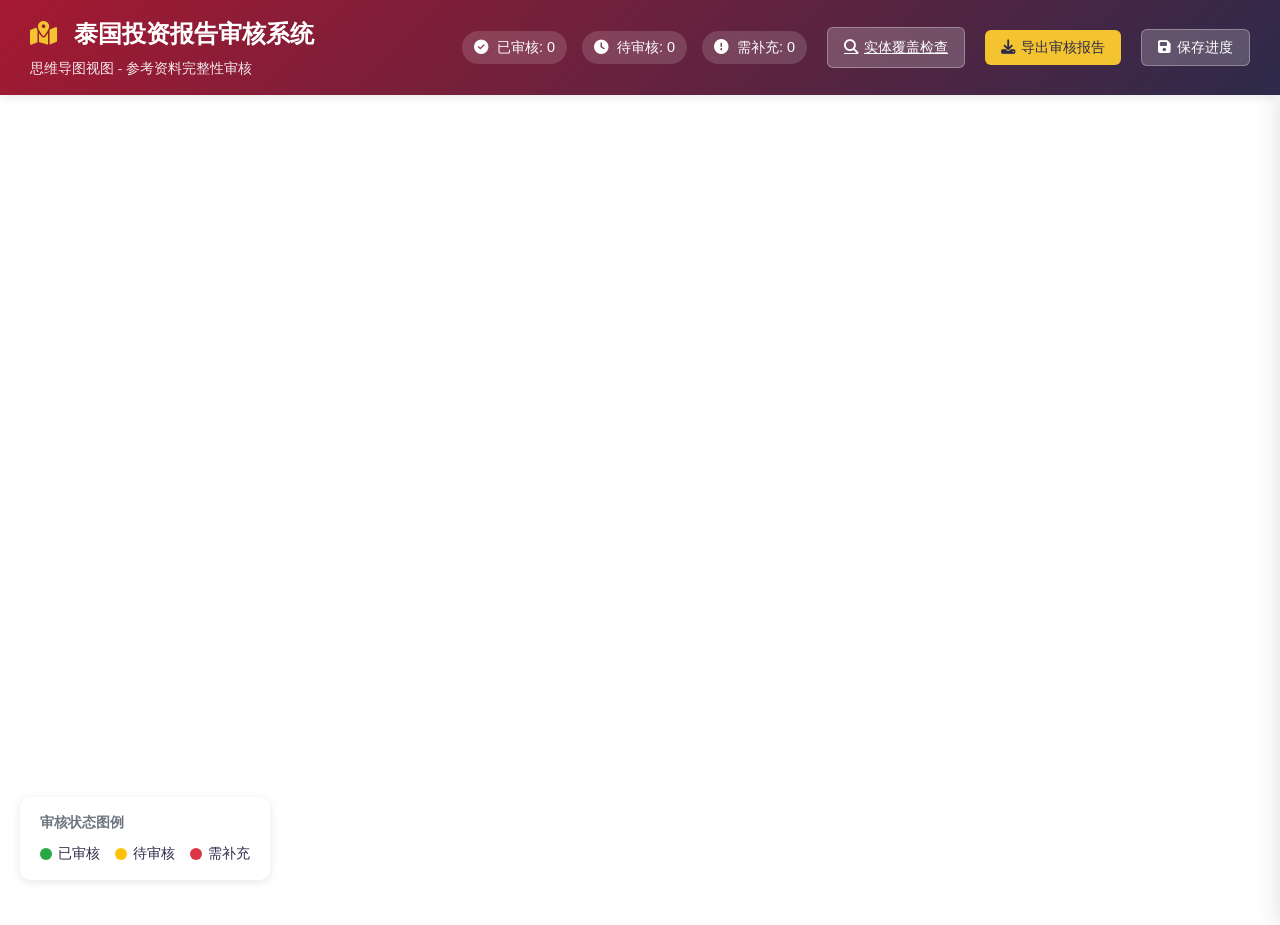
<file: index.html>
<!DOCTYPE html>
<html lang="zh-CN">
<head>
    <meta charset="UTF-8">
    <meta name="viewport" content="width=device-width, initial-scale=1.0">
    <title>泰国投资报告 - 思维导图审核系统</title>
    <link rel="stylesheet" href="styles.css">
    <link rel="stylesheet" href="https://cdnjs.cloudflare.com/ajax/libs/font-awesome/6.4.0/css/all.min.css">
</head>
<body>
    <div class="app-container">
        <!-- 顶部导航栏 -->
        <header class="header">
            <div class="header-left">
                <h1><i class="fas fa-map-marked-alt"></i> 泰国投资报告审核系统</h1>
                <span class="subtitle">思维导图视图 - 参考资料完整性审核</span>
            </div>
            <div class="header-right">
                <div class="stats">
                    <span class="stat-item"><i class="fas fa-check-circle"></i> 已审核: <span id="reviewed-count">0</span></span>
                    <span class="stat-item"><i class="fas fa-clock"></i> 待审核: <span id="pending-count">0</span></span>
                    <span class="stat-item"><i class="fas fa-exclamation-circle"></i> 需补充: <span id="need-more-count">0</span></span>
                </div>
                <a href="entities.html" class="btn btn-secondary"><i class="fas fa-search"></i> 实体覆盖检查</a>
                <button id="export-btn" class="btn btn-primary"><i class="fas fa-download"></i> 导出审核报告</button>
                <button id="save-btn" class="btn btn-secondary"><i class="fas fa-save"></i> 保存进度</button>
            </div>
        </header>

        <!-- 主内容区 -->
        <main class="main-content">
            <!-- 思维导图区域 -->
            <div class="mindmap-container" id="mindmap">
                <div class="mindmap-loading">
                    <i class="fas fa-spinner fa-spin"></i>
                    <p>加载思维导图...</p>
                </div>
            </div>

            <!-- 侧边栏 -->
            <aside class="sidebar" id="sidebar">
                <div class="sidebar-header">
                    <h2 id="sidebar-title">选择节点查看详情</h2>
                    <button class="close-btn" id="close-sidebar"><i class="fas fa-times"></i></button>
                </div>
                <div class="sidebar-content" id="sidebar-content">
                    <div class="placeholder">
                        <i class="fas fa-mouse-pointer"></i>
                        <p>点击思维导图中的节点查看详细信息</p>
                    </div>
                </div>
            </aside>
        </main>

        <!-- 审核状态图例 -->
        <div class="legend">
            <h3>审核状态图例</h3>
            <div class="legend-items">
                <span class="legend-item"><span class="dot reviewed"></span> 已审核</span>
                <span class="legend-item"><span class="dot pending"></span> 待审核</span>
                <span class="legend-item"><span class="dot need-more"></span> 需补充</span>
            </div>
        </div>
    </div>

    <!-- 注释模态框 -->
    <div class="modal" id="note-modal">
        <div class="modal-content">
            <div class="modal-header">
                <h3><i class="fas fa-sticky-note"></i> 添加审核注释</h3>
                <button class="close-btn" id="close-modal"><i class="fas fa-times"></i></button>
            </div>
            <div class="modal-body">
                <textarea id="note-text" placeholder="输入审核注释...&#10;&#10;例如：&#10;- 该链接内容已过时，需要更新&#10;- 缺少2024年最新数据&#10;- 建议补充泰国东部经济走廊最新政策"></textarea>
                <div class="note-tags">
                    <label>快速标签：</label>
                    <button class="tag-btn" data-tag="需要更新">需要更新</button>
                    <button class="tag-btn" data-tag="内容缺失">内容缺失</button>
                    <button class="tag-btn" data-tag="链接失效">链接失效</button>
                    <button class="tag-btn" data-tag="建议补充">建议补充</button>
                </div>
            </div>
            <div class="modal-footer">
                <button class="btn btn-secondary" id="cancel-note">取消</button>
                <button class="btn btn-primary" id="save-note">保存注释</button>
            </div>
        </div>
    </div>

    <!-- 对比模态框 -->
    <div class="modal" id="compare-modal">
        <div class="modal-content modal-wide">
            <div class="modal-header">
                <h3><i class="fas fa-columns"></i> 内容对比</h3>
                <button class="close-btn" id="close-compare"><i class="fas fa-times"></i></button>
            </div>
            <div class="modal-body compare-body">
                <div class="compare-panel">
                    <h4>报告原文</h4>
                    <div class="compare-content" id="original-content"></div>
                </div>
                <div class="compare-panel">
                    <h4>参考资料内容</h4>
                    <div class="compare-content" id="reference-content">
                        <div class="fetch-loading">
                            <i class="fas fa-spinner fa-spin"></i>
                            <p>正在获取参考资料...</p>
                        </div>
                    </div>
                </div>
            </div>
            <div class="modal-footer">
                <div class="compare-actions">
                    <label>
                        <input type="checkbox" id="coverage-complete"> 信息已完整覆盖
                    </label>
                    <label>
                        <input type="checkbox" id="coverage-partial"> 部分覆盖，需要补充
                    </label>
                    <label>
                        <input type="checkbox" id="coverage-missing"> 未覆盖，需添加新事件
                    </label>
                </div>
                <button class="btn btn-primary" id="save-compare">保存评估</button>
            </div>
        </div>
    </div>

    <script src="https://d3js.org/d3.v7.min.js"></script>
    <script src="data.js"></script>
    <script src="xml-data-manager.js"></script>
    <script src="mindmap.js"></script>
    <script src="app.js"></script>
</body>
</html>
</file>
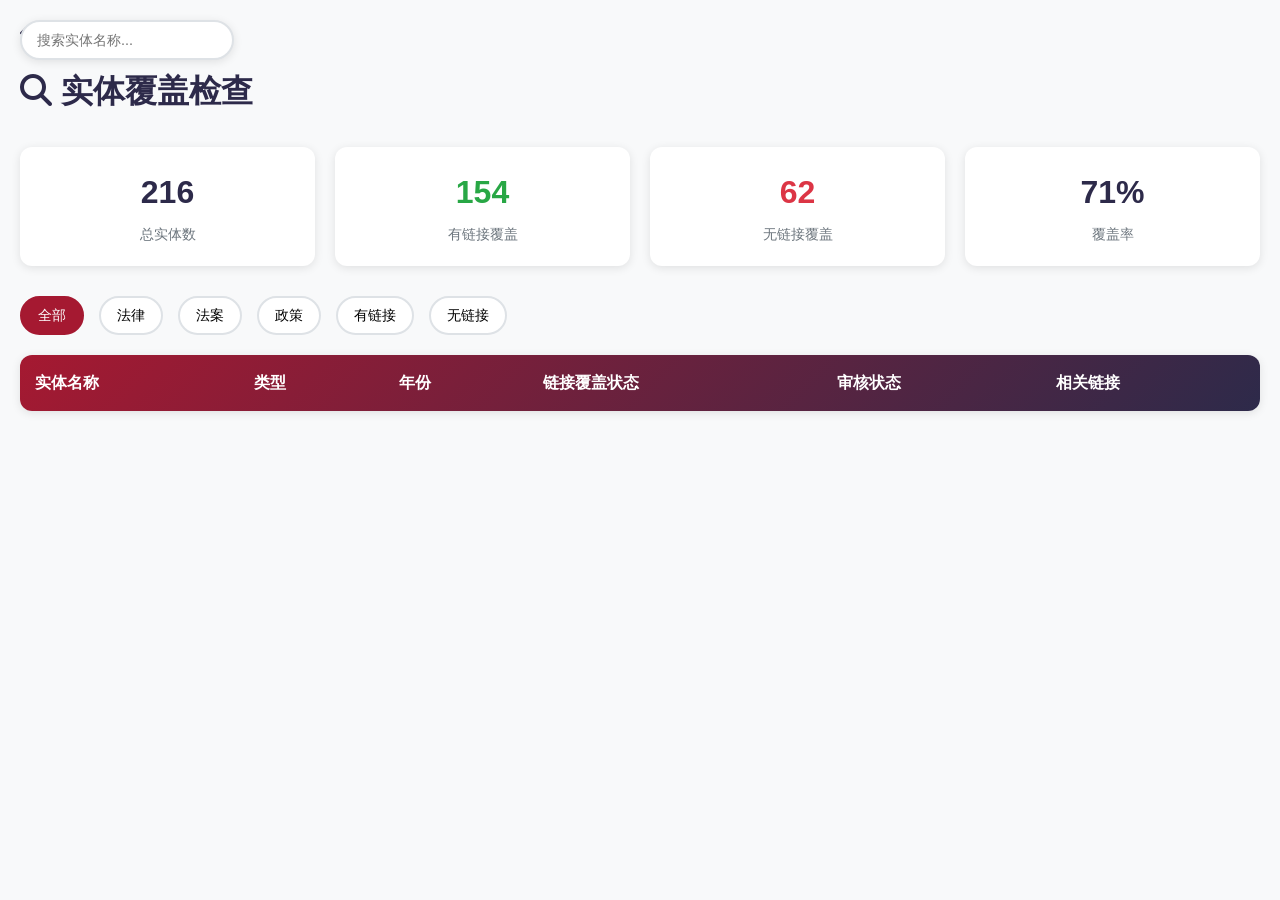
<file: entities.html>
<!DOCTYPE html>
<html lang="zh-CN">
<head>
    <meta charset="UTF-8">
    <meta name="viewport" content="width=device-width, initial-scale=1.0">
    <title>实体覆盖检查 - 泰国投资报告审核系统</title>
    <link rel="stylesheet" href="styles.css">
    <link rel="stylesheet" href="https://cdnjs.cloudflare.com/ajax/libs/font-awesome/6.4.0/css/all.min.css">
    <style>
        .entity-container {
            max-width: 1400px;
            margin: 0 auto;
            padding: 20px;
        }

        .stats-grid {
            display: grid;
            grid-template-columns: repeat(auto-fit, minmax(200px, 1fr));
            gap: 20px;
            margin-bottom: 30px;
        }

        .stat-card {
            background: white;
            border-radius: 12px;
            padding: 20px;
            box-shadow: var(--shadow);
            text-align: center;
        }

        .stat-card h3 {
            font-size: 2rem;
            margin-bottom: 5px;
        }

        .stat-card p {
            color: var(--text-secondary);
            font-size: 0.9rem;
        }

        .stat-card.has-links h3 { color: var(--status-reviewed); }
        .stat-card.no-links h3 { color: var(--status-need-more); }

        .entity-table {
            width: 100%;
            border-collapse: collapse;
            background: white;
            border-radius: 12px;
            overflow: hidden;
            box-shadow: var(--shadow);
        }

        .entity-table thead {
            background: linear-gradient(135deg, var(--thai-red), var(--thai-blue));
            color: white;
        }

        .entity-table th {
            padding: 15px;
            text-align: left;
            font-weight: 600;
        }

        .entity-table td {
            padding: 12px 15px;
            border-bottom: 1px solid var(--border-color);
        }

        .entity-table tbody tr:hover {
            background: var(--bg-primary);
        }

        .entity-type {
            display: inline-block;
            padding: 4px 10px;
            border-radius: 15px;
            font-size: 0.8rem;
            font-weight: 500;
        }

        .entity-type.法律 { background: #E3F2FD; color: #1976D2; }
        .entity-type.法案 { background: #F3E5F5; color: #7B1FA2; }
        .entity-type.政策 { background: #E8F5E9; color: #388E3C; }

        .coverage-status {
            display: inline-flex;
            align-items: center;
            gap: 6px;
            padding: 4px 12px;
            border-radius: 15px;
            font-size: 0.85rem;
        }

        .coverage-status.covered {
            background: #D4EDDA;
            color: var(--status-reviewed);
        }

        .coverage-status.uncovered {
            background: #F8D7DA;
            color: var(--status-need-more);
        }

        .coverage-status.partial {
            background: #FFF3CD;
            color: var(--status-pending);
        }

        .link-list {
            list-style: none;
            margin: 0;
            padding: 0;
        }

        .link-list li {
            margin-bottom: 5px;
        }

        .link-list a {
            color: var(--thai-blue);
            text-decoration: none;
            font-size: 0.85rem;
        }

        .link-list a:hover {
            color: var(--thai-red);
        }

        .link-badge {
            display: inline-block;
            padding: 2px 6px;
            border-radius: 10px;
            font-size: 0.7rem;
            margin-left: 5px;
        }

        .link-badge.原文来源 { background: #E3F2FD; color: #1976D2; }
        .link-badge.新闻来源 { background: #FFF3E0; color: #F57C00; }
        .link-badge.参考来源 { background: #F3E5F5; color: #7B1FA2; }


        .review-status {
            display: inline-block;
            padding: 4px 10px;
            border-radius: 15px;
            font-size: 0.85rem;
            font-weight: 500;
        }

        .review-status.pending {
            background: #FFF3CD;
            color: #856404;
        }

        .review-status.reviewed {
            background: #D4EDDA;
            color: #155724;
        }

        .review-status.need-more {
            background: #F8D7DA;
            color: #721C24;
        }
        .filter-bar {
            display: flex;
            gap: 15px;
            margin-bottom: 20px;
            flex-wrap: wrap;
        }

        .filter-btn {
            padding: 8px 16px;
            border: 2px solid var(--border-color);
            border-radius: 25px;
            background: white;
            cursor: pointer;
            font-size: 0.9rem;
            transition: all 0.3s;
        }

        .filter-btn:hover, .filter-btn.active {
            border-color: var(--thai-red);
            background: var(--thai-red);
            color: white;
        }

        .search-box {
            flex: 1;
            min-width: 200px;
        }

        .search-box input {
            width: 100%;
            padding: 10px 15px;
            border: 2px solid var(--border-color);
            border-radius: 25px;
            font-size: 0.9rem;
        }

        .search-box input:focus {
            outline: none;
            border-color: var(--thai-red);
        }

        .back-link {
            display: inline-flex;
            align-items: center;
            gap: 8px;
            color: var(--thai-blue);
            text-decoration: none;
            margin-bottom: 20px;
            font-weight: 500;
        }

        .back-link:hover {
            color: var(--thai-red);
        }
    </style>
</head>
<body>
    <div class="entity-container">
        <a href="index.html" class="back-link">
            <i class="fas fa-arrow-left"></i> 返回思维导图
        </a>

        <h1 style="margin-bottom: 30px;">
            <i class="fas fa-search"></i> 实体覆盖检查
        </h1>

        <div class="stats-grid" id="stats-grid">
            <!-- 动态生成统计卡片 -->
        </div>

        <div class="filter-bar">
            <div class="search-box">
                <input type="text" id="search-input" placeholder="搜索实体名称...">
            </div>
            <button class="filter-btn active" data-filter="all">全部</button>
            <button class="filter-btn" data-filter="法律">法律</button>
            <button class="filter-btn" data-filter="法案">法案</button>
            <button class="filter-btn" data-filter="政策">政策</button>
            <button class="filter-btn" data-filter="covered">有链接</button>
            <button class="filter-btn" data-filter="uncovered">无链接</button>
        </div>

        <table class="entity-table">
            <thead>
                <tr>
                    <th>实体名称</th>
                    <th>类型</th>
                    <th>年份</th>
                    <th>链接覆盖状态</th>
                    <th>审核状态</th>
                    <th>相关链接</th>
                </tr>
            </thead>
            <tbody id="entity-tbody">
                <!-- 动态生成实体行 -->
            </tbody>
        </table>
    </div>

    <script src="data.js"></script>
    <script src="xml-data-manager.js"></script>
    <script>
        // 实体覆盖检查逻辑
        class EntityCoverageChecker {
            constructor(data) {
                this.data = data;
                this.dataManager = window.xmlDataManager;
                this.entities = this.processEntities();
                this.init();
            }

            processEntities() {
                const entityMap = new Map();

                // 收集所有实体
                this.data.sections.forEach(section => {
                    if (section.features) {
                        section.features.forEach(feature => {
                            if (!entityMap.has(feature.name)) {
                                entityMap.set(feature.name, {
                                    ...feature,
                                    sections: [],
                                    links: []
                                });
                            }
                            const entity = entityMap.get(feature.name);
                            entity.sections.push(section.section_number);

                            // 查找相关链接
                            section.links.forEach(link => {
                                if (!entity.links.find(l => l.url === link.url)) {
                                    entity.links.push({
                                        url: link.url,
                                        description: link.description,
                                        source_type: link.source_type,
                                        content_type: link.content_type
                                    });
                                }
                            });
                        });
                    }
                });

                return Array.from(entityMap.values());
            }

            init() {
                this.renderStats();
                this.renderTable();
                this.bindEvents();
            }

            renderStats() {
                const total = this.entities.length;
                const covered = this.entities.filter(e => e.links.length > 0).length;
                const uncovered = total - covered;

                const statsGrid = document.getElementById('stats-grid');
                statsGrid.innerHTML = `
                    <div class="stat-card">
                        <h3>${total}</h3>
                        <p>总实体数</p>
                    </div>
                    <div class="stat-card has-links">
                        <h3>${covered}</h3>
                        <p>有链接覆盖</p>
                    </div>
                    <div class="stat-card no-links">
                        <h3>${uncovered}</h3>
                        <p>无链接覆盖</p>
                    </div>
                    <div class="stat-card">
                        <h3>${Math.round(covered / total * 100)}%</h3>
                        <p>覆盖率</p>
                    </div>
                `;
            }

            renderTable(filter = 'all', search = '') {
                const tbody = document.getElementById('entity-tbody');
                let filtered = this.entities;

                // 应用过滤器
                if (filter === 'covered') {
                    filtered = filtered.filter(e => e.links.length > 0);
                } else if (filter === 'uncovered') {
                    filtered = filtered.filter(e => e.links.length === 0);
                } else if (filter !== 'all') {
                    filtered = filtered.filter(e => e.type === filter);
                }

                // 应用搜索
                if (search) {
                    search = search.toLowerCase();
                    filtered = filtered.filter(e =>
                        e.name.toLowerCase().includes(search)
                    );
                }

                tbody.innerHTML = filtered.map(entity => {
                    // 获取实体所在section的审核状态
                    let sectionStatus = 'pending';
                    if (entity.sections && entity.sections.length > 0) {
                        const sectionId = `section_${entity.sections[0].replace('.', '_')}`;
                        sectionStatus = this.dataManager.getStatus(sectionId);
                    }

                    return `
                    <tr>
                        <td><strong>${entity.name}</strong></td>
                        <td><span class="entity-type ${entity.type}">${entity.type}</span></td>
                        <td>${entity.year || '-'}</td>
                        <td>
                            <span class="coverage-status ${entity.links.length > 0 ? 'covered' : 'uncovered'}">
                                <i class="fas fa-${entity.links.length > 0 ? 'check-circle' : 'times-circle'}"></i>
                                ${entity.links.length > 0 ? '已覆盖' : '未覆盖'}
                            </span>
                        </td>
                        <td>
                            <span class="review-status ${sectionStatus}">
                                ${sectionStatus === 'reviewed' ? '✓ 已审核' : sectionStatus === 'need-more' ? '✗ 需补充' : '○ 待审核'}
                            </span>
                        </td>
                        <td>
                            ${entity.links.length > 0 ? `
                                <ul class="link-list">
                                    ${entity.links.slice(0, 3).map(link => `
                                        <li>
                                            <a href="${link.url}" target="_blank">
                                                ${link.url.length > 40 ? link.url.substring(0, 40) + '...' : link.url}
                                            </a>
                                            <span class="link-badge ${link.source_type}">${link.source_type}</span>
                                        </li>
                                    `).join('')}
                                    ${entity.links.length > 3 ? `<li style="color: var(--text-secondary); font-size: 0.85rem;">...还有 ${entity.links.length - 3} 个链接</li>` : ''}
                                </ul>
                            ` : '<span style="color: var(--status-need-more);">需要补充链接</span>'}
                        </td>
                    </tr>
                    `;
                }).join('');
            }

            bindEvents() {
                // 搜索
                document.getElementById('search-input').addEventListener('input', (e) => {
                    const activeFilter = document.querySelector('.filter-btn.active').dataset.filter;
                    this.renderTable(activeFilter, e.target.value);
                });

                // 过滤按钮
                document.querySelectorAll('.filter-btn').forEach(btn => {
                    btn.addEventListener('click', (e) => {
                        document.querySelectorAll('.filter-btn').forEach(b => b.classList.remove('active'));
                        e.target.classList.add('active');
                        const search = document.getElementById('search-input').value;
                        this.renderTable(e.target.dataset.filter, search);
                    });
                });
            }
        }

        // 初始化
        document.addEventListener('DOMContentLoaded', () => {
            new EntityCoverageChecker(reportData);
        });
    </script>
</body>
</html>
</file>
<file: styles.css>
/* 泰国主题色 */
:root {
    --thai-red: #A51931;
    --thai-blue: #2D2A4A;
    --thai-white: #FFFFFF;
    --thai-gold: #F4C430;
    --bg-primary: #F8F9FA;
    --bg-secondary: #FFFFFF;
    --text-primary: #2D2A4A;
    --text-secondary: #6C757D;
    --border-color: #DEE2E6;
    --shadow: 0 2px 10px rgba(0,0,0,0.1);
    --shadow-hover: 0 4px 20px rgba(0,0,0,0.15);

    /* 审核状态颜色 */
    --status-reviewed: #28A745;
    --status-pending: #FFC107;
    --status-need-more: #DC3545;
}

* {
    margin: 0;
    padding: 0;
    box-sizing: border-box;
}

body {
    font-family: -apple-system, BlinkMacSystemFont, "Segoe UI", Roboto, "Helvetica Neue", Arial, sans-serif;
    background-color: var(--bg-primary);
    color: var(--text-primary);
    line-height: 1.6;
}

/* 顶部导航栏 */
.header {
    background: linear-gradient(135deg, var(--thai-red), var(--thai-blue));
    color: var(--thai-white);
    padding: 15px 30px;
    display: flex;
    justify-content: space-between;
    align-items: center;
    box-shadow: var(--shadow);
    position: sticky;
    top: 0;
    z-index: 100;
}

.header h1 {
    font-size: 1.5rem;
    font-weight: 600;
}

.header h1 i {
    margin-right: 10px;
    color: var(--thai-gold);
}

.subtitle {
    font-size: 0.85rem;
    opacity: 0.9;
    margin-top: 5px;
    display: block;
}

.header-right {
    display: flex;
    align-items: center;
    gap: 20px;
}

.stats {
    display: flex;
    gap: 15px;
}

.stat-item {
    font-size: 0.9rem;
    padding: 5px 12px;
    background: rgba(255,255,255,0.15);
    border-radius: 20px;
}

.stat-item i {
    margin-right: 5px;
}

/* 按钮样式 */
.btn {
    padding: 8px 16px;
    border: none;
    border-radius: 6px;
    cursor: pointer;
    font-size: 0.9rem;
    transition: all 0.3s ease;
    display: flex;
    align-items: center;
    gap: 6px;
}

.btn-primary {
    background-color: var(--thai-gold);
    color: var(--thai-blue);
}

.btn-primary:hover {
    background-color: #E6B800;
    transform: translateY(-1px);
}

.btn-secondary {
    background-color: rgba(255,255,255,0.2);
    color: var(--thai-white);
    border: 1px solid rgba(255,255,255,0.3);
}

.btn-secondary:hover {
    background-color: rgba(255,255,255,0.3);
}

/* 主内容区 */
.main-content {
    display: flex;
    height: calc(100vh - 70px);
    position: relative;
}

/* 思维导图容器 */
.mindmap-container {
    flex: 1;
    overflow: hidden;
    background-color: var(--bg-secondary);
    position: relative;
}

.mindmap-loading {
    position: absolute;
    top: 50%;
    left: 50%;
    transform: translate(-50%, -50%);
    text-align: center;
    color: var(--text-secondary);
}

.mindmap-loading i {
    font-size: 3rem;
    margin-bottom: 15px;
    color: var(--thai-red);
}

/* SVG样式 */
.mindmap-svg {
    width: 100%;
    height: 100%;
}

.node {
    cursor: pointer;
}

.node rect {
    stroke-width: 2px;
    rx: 8;
    ry: 8;
    transition: all 0.3s ease;
}

.node:hover rect {
    filter: brightness(1.1);
    stroke-width: 3px;
}

.node text {
    font-size: 13px;
    fill: var(--text-primary);
}

.link {
    fill: none;
    stroke: var(--border-color);
    stroke-width: 2px;
    stroke-opacity: 0.6;
}

/* 节点状态颜色 */
.node-reviewed rect {
    fill: #D4EDDA;
    stroke: var(--status-reviewed);
}

.node-pending rect {
    fill: #FFF3CD;
    stroke: var(--status-pending);
}

.node-need-more rect {
    fill: #F8D7DA;
    stroke: var(--status-need-more);
}

/* 侧边栏 */
.sidebar {
    width: 450px;
    background: var(--bg-secondary);
    border-left: 1px solid var(--border-color);
    display: flex;
    flex-direction: column;
    transform: translateX(100%);
    transition: transform 0.3s ease;
    position: absolute;
    right: 0;
    top: 0;
    bottom: 0;
    z-index: 50;
    box-shadow: -4px 0 20px rgba(0,0,0,0.1);
}

.sidebar.open {
    transform: translateX(0);
}

.sidebar-header {
    padding: 20px;
    background: linear-gradient(135deg, var(--thai-red), var(--thai-blue));
    color: var(--thai-white);
    display: flex;
    justify-content: space-between;
    align-items: center;
}

.sidebar-header h2 {
    font-size: 1.1rem;
    font-weight: 600;
}

.close-btn {
    background: none;
    border: none;
    color: var(--thai-white);
    font-size: 1.2rem;
    cursor: pointer;
    padding: 5px;
    opacity: 0.8;
    transition: opacity 0.2s;
}

.close-btn:hover {
    opacity: 1;
}

.sidebar-content {
    flex: 1;
    overflow-y: auto;
    padding: 20px;
}

.placeholder {
    text-align: center;
    color: var(--text-secondary);
    padding: 40px 20px;
}

.placeholder i {
    font-size: 3rem;
    margin-bottom: 15px;
    opacity: 0.5;
}

/* 节点详情卡片 */
.node-detail {
    display: none;
}

.node-detail.active {
    display: block;
}

.detail-header {
    margin-bottom: 20px;
}

.detail-header h3 {
    color: var(--thai-blue);
    font-size: 1.2rem;
    margin-bottom: 10px;
    padding-bottom: 10px;
    border-bottom: 2px solid var(--thai-red);
}

.status-selector {
    display: flex;
    gap: 10px;
    margin-bottom: 15px;
}

.status-btn {
    padding: 6px 12px;
    border: 2px solid;
    border-radius: 20px;
    cursor: pointer;
    font-size: 0.85rem;
    transition: all 0.3s ease;
    background: transparent;
}

.status-btn.reviewed {
    border-color: var(--status-reviewed);
    color: var(--status-reviewed);
}

.status-btn.reviewed.active, .status-btn.reviewed:hover {
    background: var(--status-reviewed);
    color: white;
}

.status-btn.pending {
    border-color: var(--status-pending);
    color: var(--status-pending);
}

.status-btn.pending.active, .status-btn.pending:hover {
    background: var(--status-pending);
    color: var(--thai-blue);
}

.status-btn.need-more {
    border-color: var(--status-need-more);
    color: var(--status-need-more);
}

.status-btn.need-more.active, .status-btn.need-more:hover {
    background: var(--status-need-more);
    color: white;
}

/* 内容区域 */
.content-section {
    margin-bottom: 20px;
}

.content-section h4 {
    color: var(--thai-blue);
    font-size: 0.95rem;
    margin-bottom: 10px;
    display: flex;
    align-items: center;
    gap: 8px;
}

.content-section h4 i {
    color: var(--thai-red);
}

.content-box {
    background: var(--bg-primary);
    border: 1px solid var(--border-color);
    border-radius: 8px;
    padding: 15px;
    font-size: 0.9rem;
    line-height: 1.8;
    max-height: 300px;
    overflow-y: auto;
}

.content-box.original {
    white-space: pre-wrap;
}

/* 链接列表 */
.links-list {
    list-style: none;
}

.link-item {
    background: var(--bg-primary);
    border: 1px solid var(--border-color);
    border-radius: 8px;
    padding: 12px;
    margin-bottom: 10px;
    transition: all 0.3s ease;
}

.link-item:hover {
    border-color: var(--thai-red);
    box-shadow: var(--shadow);
}

.link-url {
    color: var(--thai-blue);
    text-decoration: none;
    font-weight: 500;
    word-break: break-all;
    display: block;
    margin-bottom: 8px;
}

.link-url:hover {
    color: var(--thai-red);
}

.link-description {
    font-size: 0.85rem;
    color: var(--text-secondary);
    padding-left: 12px;
    border-left: 3px solid var(--thai-gold);
}

.link-meta {
    display: flex;
    gap: 8px;
    margin-top: 8px;
    flex-wrap: wrap;
}

.link-badge {
    display: inline-block;
    padding: 3px 10px;
    border-radius: 12px;
    font-size: 0.75rem;
    font-weight: 500;
}

/* 来源类型样式 */
.link-badge.source-original {
    background: #D4EDDA;
    color: #155724;
}

.link-badge.source-news {
    background: #FFF3CD;
    color: #856404;
}

.link-badge.source-reference {
    background: #D1ECF1;
    color: #0C5460;
}

/* 内容类型样式 */
.link-badge.content-policy {
    background: #E8DAEF;
    color: #6C3483;
}

.link-badge.content-news {
    background: #FADBD8;
    color: #922B21;
}

.link-badge.content-data {
    background: #D5F5E3;
    color: #1E8449;
}

.link-actions {
    display: flex;
    gap: 8px;
    margin-top: 10px;
}

.link-btn {
    padding: 4px 10px;
    border: 1px solid var(--border-color);
    border-radius: 4px;
    background: white;
    cursor: pointer;
    font-size: 0.8rem;
    transition: all 0.2s;
}

.link-btn:hover {
    background: var(--thai-red);
    color: white;
    border-color: var(--thai-red);
}

/* 注释区域 */
.notes-section {
    margin-top: 20px;
}

.note-card {
    background: #FFF9C4;
    border-left: 4px solid var(--thai-gold);
    padding: 12px;
    margin-bottom: 10px;
    border-radius: 0 8px 8px 0;
    position: relative;
}

.note-card .note-time {
    font-size: 0.75rem;
    color: var(--text-secondary);
    margin-bottom: 5px;
}

.note-card .note-text {
    font-size: 0.9rem;
    line-height: 1.5;
}

.note-card .delete-note {
    position: absolute;
    top: 8px;
    right: 8px;
    background: none;
    border: none;
    color: var(--text-secondary);
    cursor: pointer;
    opacity: 0.5;
}

.note-card .delete-note:hover {
    opacity: 1;
    color: var(--status-need-more);
}

/* 图例 */
.legend {
    position: fixed;
    bottom: 20px;
    left: 20px;
    background: var(--bg-secondary);
    padding: 15px 20px;
    border-radius: 10px;
    box-shadow: var(--shadow);
    z-index: 40;
}

.legend h3 {
    font-size: 0.85rem;
    color: var(--text-secondary);
    margin-bottom: 10px;
}

.legend-items {
    display: flex;
    gap: 15px;
}

.legend-item {
    display: flex;
    align-items: center;
    gap: 6px;
    font-size: 0.85rem;
}

.dot {
    width: 12px;
    height: 12px;
    border-radius: 50%;
}

.dot.reviewed { background: var(--status-reviewed); }
.dot.pending { background: var(--status-pending); }
.dot.need-more { background: var(--status-need-more); }

/* 模态框 */
.modal {
    display: none;
    position: fixed;
    top: 0;
    left: 0;
    width: 100%;
    height: 100%;
    background: rgba(0,0,0,0.5);
    z-index: 200;
    align-items: center;
    justify-content: center;
}

.modal.active {
    display: flex;
}

.modal-content {
    background: var(--bg-secondary);
    border-radius: 12px;
    width: 90%;
    max-width: 500px;
    max-height: 80vh;
    overflow: hidden;
    display: flex;
    flex-direction: column;
    box-shadow: 0 10px 40px rgba(0,0,0,0.2);
}

.modal-wide {
    max-width: 900px;
}

.modal-header {
    padding: 20px;
    background: linear-gradient(135deg, var(--thai-red), var(--thai-blue));
    color: var(--thai-white);
    display: flex;
    justify-content: space-between;
    align-items: center;
}

.modal-header h3 {
    font-size: 1.1rem;
}

.modal-body {
    padding: 20px;
    flex: 1;
    overflow-y: auto;
}

.modal-body textarea {
    width: 100%;
    height: 150px;
    padding: 12px;
    border: 1px solid var(--border-color);
    border-radius: 8px;
    resize: vertical;
    font-size: 0.95rem;
    line-height: 1.5;
}

.modal-body textarea:focus {
    outline: none;
    border-color: var(--thai-red);
}

.note-tags {
    margin-top: 15px;
    display: flex;
    align-items: center;
    gap: 8px;
    flex-wrap: wrap;
}

.note-tags label {
    font-size: 0.85rem;
    color: var(--text-secondary);
}

.tag-btn {
    padding: 4px 10px;
    border: 1px solid var(--border-color);
    border-radius: 15px;
    background: white;
    cursor: pointer;
    font-size: 0.8rem;
    transition: all 0.2s;
}

.tag-btn:hover {
    background: var(--thai-red);
    color: white;
    border-color: var(--thai-red);
}

.modal-footer {
    padding: 15px 20px;
    background: var(--bg-primary);
    display: flex;
    justify-content: flex-end;
    gap: 10px;
}

/* 对比模态框 */
.compare-body {
    display: flex;
    gap: 20px;
}

.compare-panel {
    flex: 1;
}

.compare-panel h4 {
    margin-bottom: 10px;
    color: var(--thai-blue);
    font-size: 1rem;
}

.compare-content {
    background: var(--bg-primary);
    border: 1px solid var(--border-color);
    border-radius: 8px;
    padding: 15px;
    height: 300px;
    overflow-y: auto;
    font-size: 0.9rem;
    line-height: 1.6;
}

.compare-actions {
    display: flex;
    gap: 20px;
    margin-right: auto;
}

.compare-actions label {
    display: flex;
    align-items: center;
    gap: 6px;
    cursor: pointer;
    font-size: 0.9rem;
}

.fetch-loading {
    text-align: center;
    padding: 40px;
    color: var(--text-secondary);
}

.fetch-loading i {
    font-size: 2rem;
    margin-bottom: 10px;
    color: var(--thai-red);
}

/* 响应式设计 */
@media (max-width: 1200px) {
    .sidebar {
        width: 380px;
    }
}

@media (max-width: 992px) {
    .header {
        flex-direction: column;
        gap: 15px;
        padding: 15px;
    }

    .header-right {
        flex-wrap: wrap;
        justify-content: center;
    }

    .stats {
        flex-wrap: wrap;
        justify-content: center;
    }
}

@media (max-width: 768px) {
    .sidebar {
        width: 100%;
    }

    .compare-body {
        flex-direction: column;
    }

    .legend {
        left: 10px;
        bottom: 10px;
    }
}

/* 动画 */
@keyframes fadeIn {
    from { opacity: 0; }
    to { opacity: 1; }
}

@keyframes slideIn {
    from { transform: translateX(100%); }
    to { transform: translateX(0); }
}

.fade-in {
    animation: fadeIn 0.3s ease;
}

/* 工具提示 */
.tooltip {
    position: absolute;
    background: var(--thai-blue);
    color: white;
    padding: 8px 12px;
    border-radius: 6px;
    font-size: 0.8rem;
    pointer-events: none;
    opacity: 0;
    transition: opacity 0.2s;
    z-index: 1000;
    max-width: 250px;
}

.tooltip.show {
    opacity: 1;
}

/* 展开/折叠指示器 */
.expand-indicator {
    font-size: 10px;
    fill: var(--text-secondary);
}

/* 搜索框 */
.search-box {
    position: absolute;
    top: 20px;
    left: 20px;
    z-index: 60;
}

.search-box input {
    padding: 10px 15px;
    border: 1px solid var(--border-color);
    border-radius: 25px;
    width: 250px;
    font-size: 0.9rem;
    box-shadow: var(--shadow);
}

.search-box input:focus {
    outline: none;
    border-color: var(--thai-red);
}
</file>
